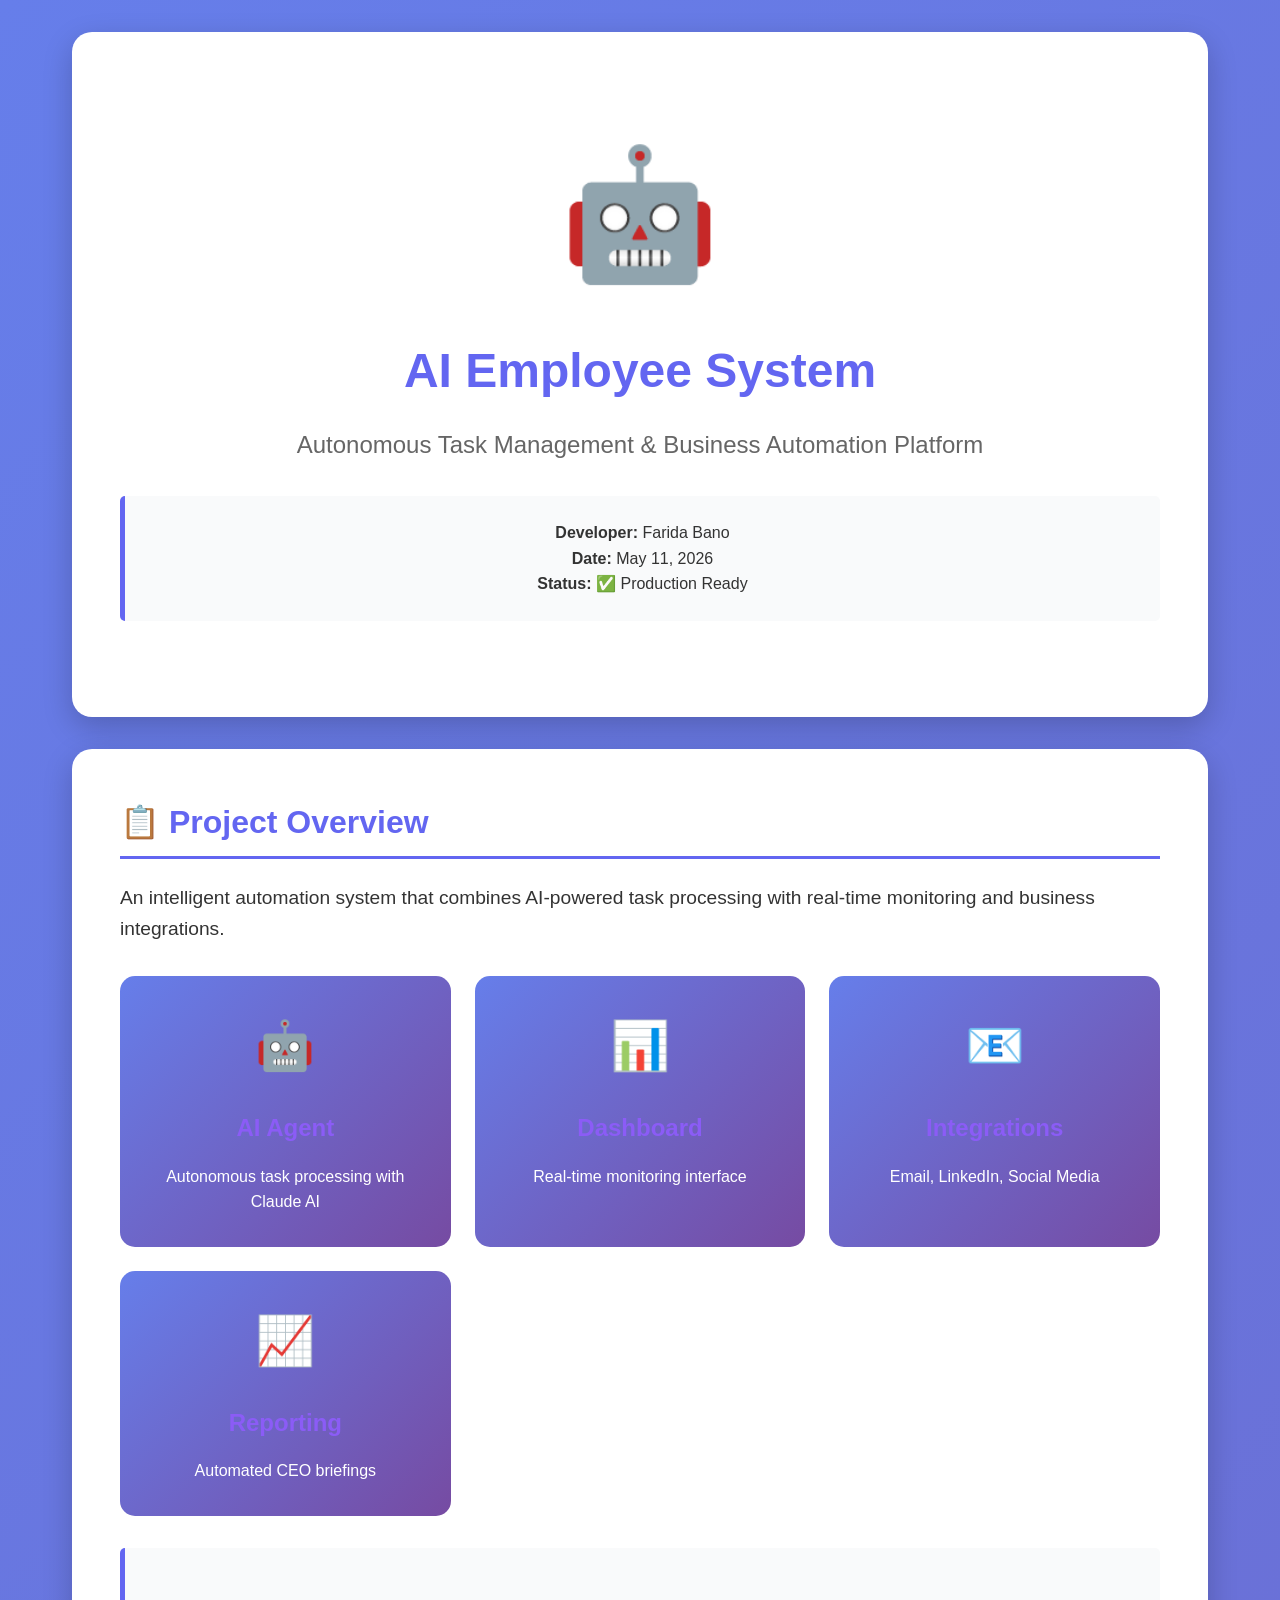
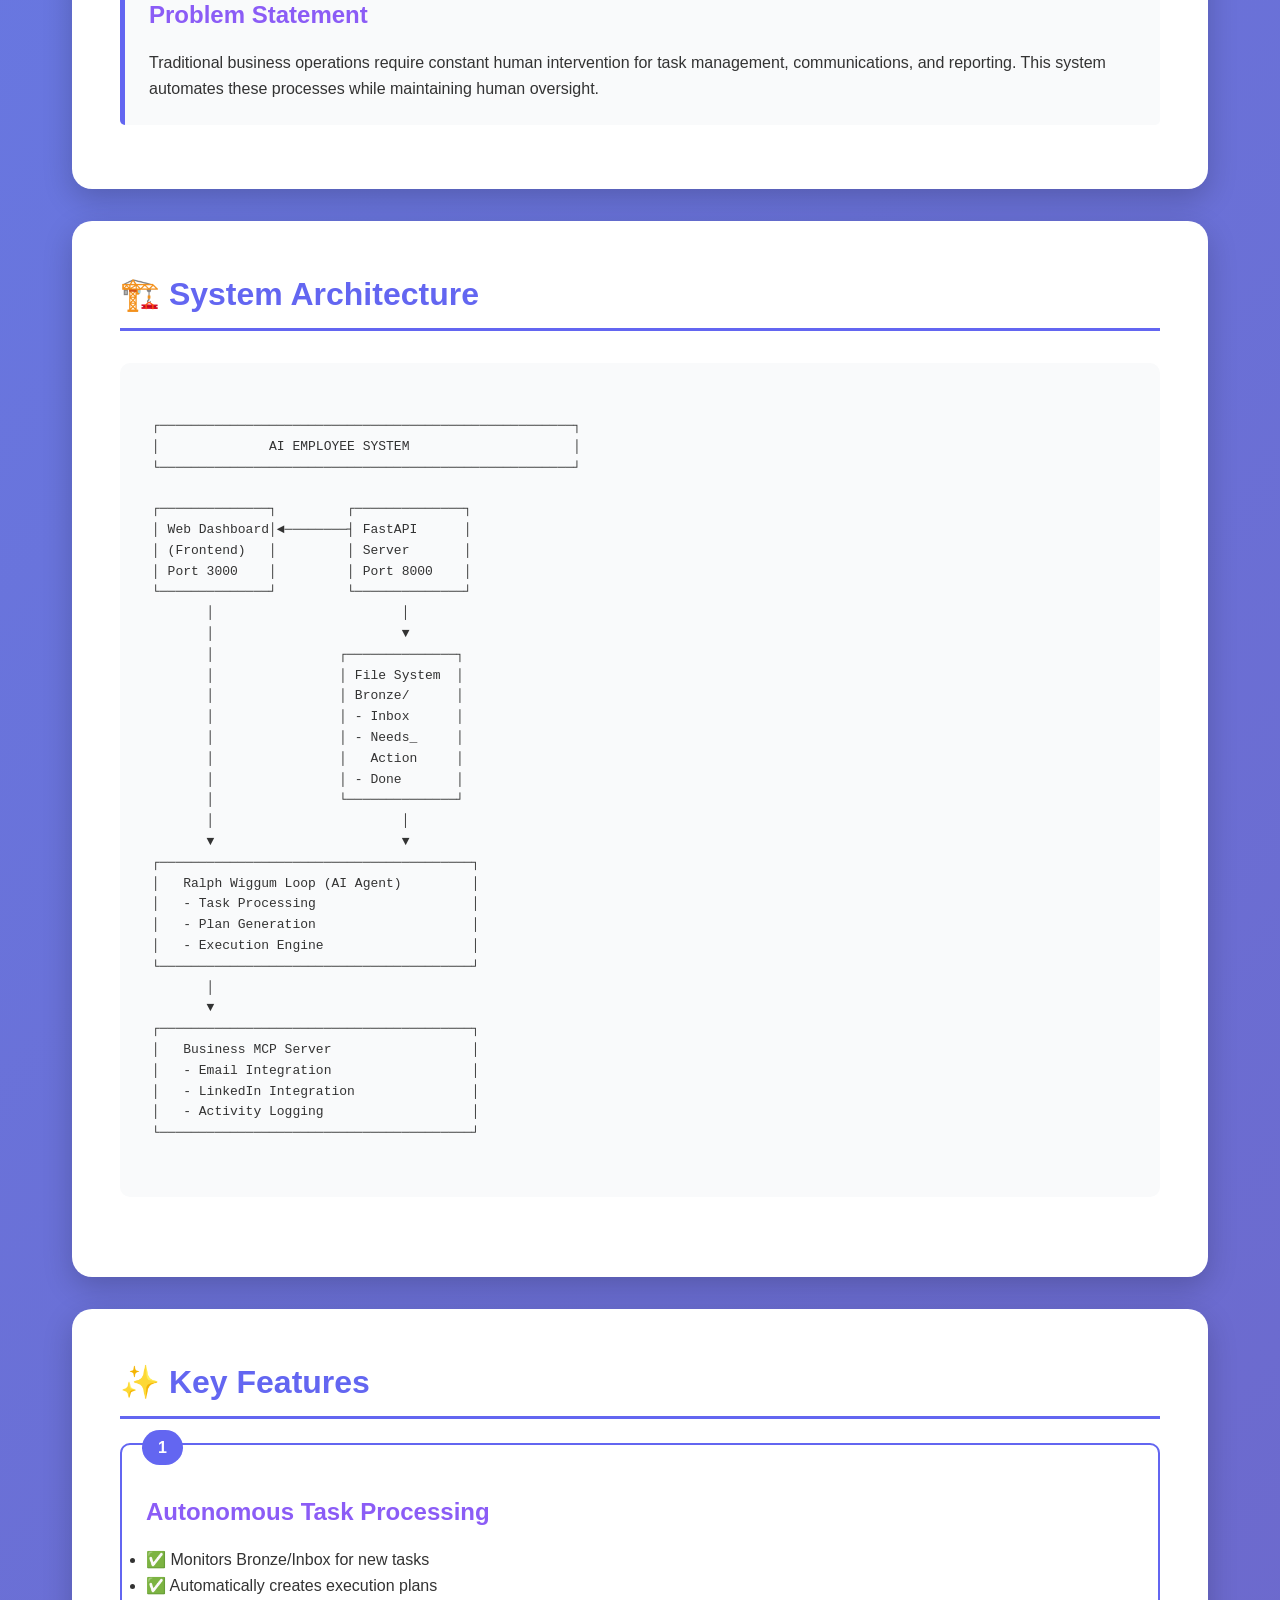
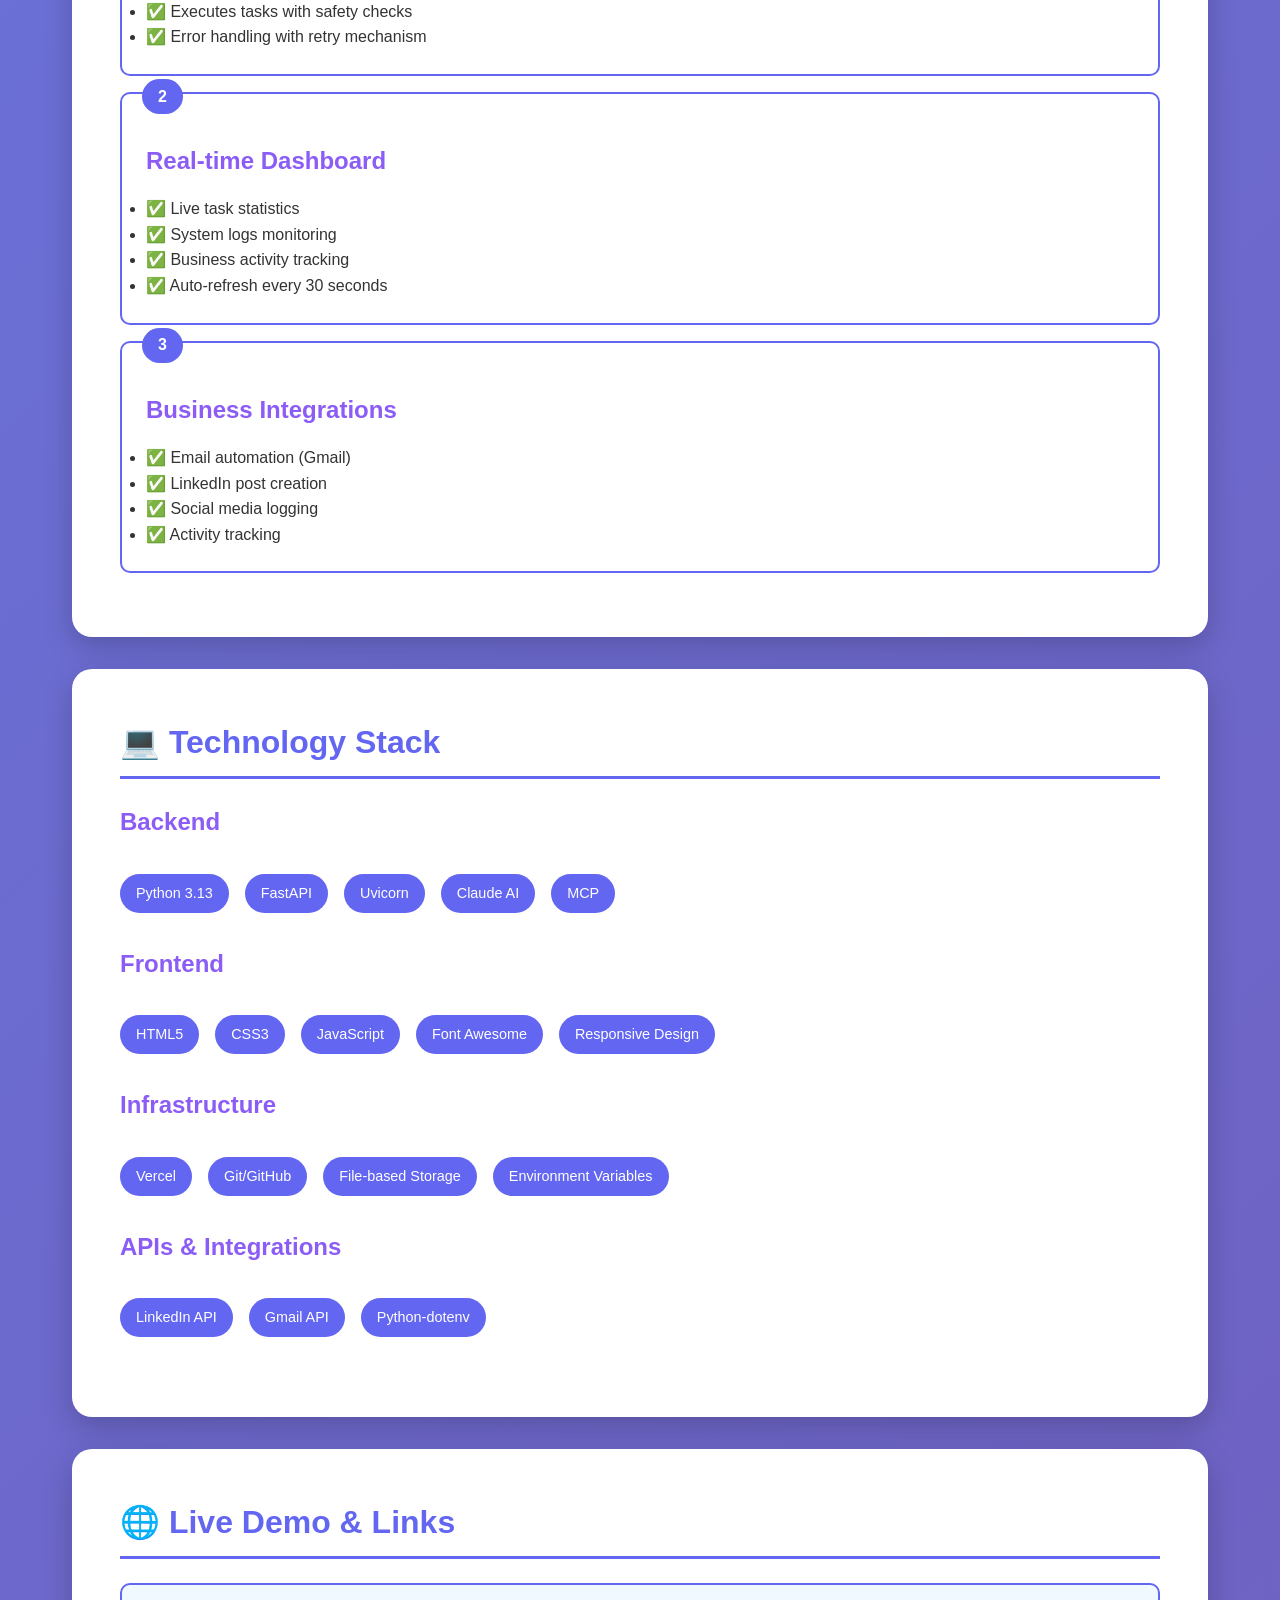
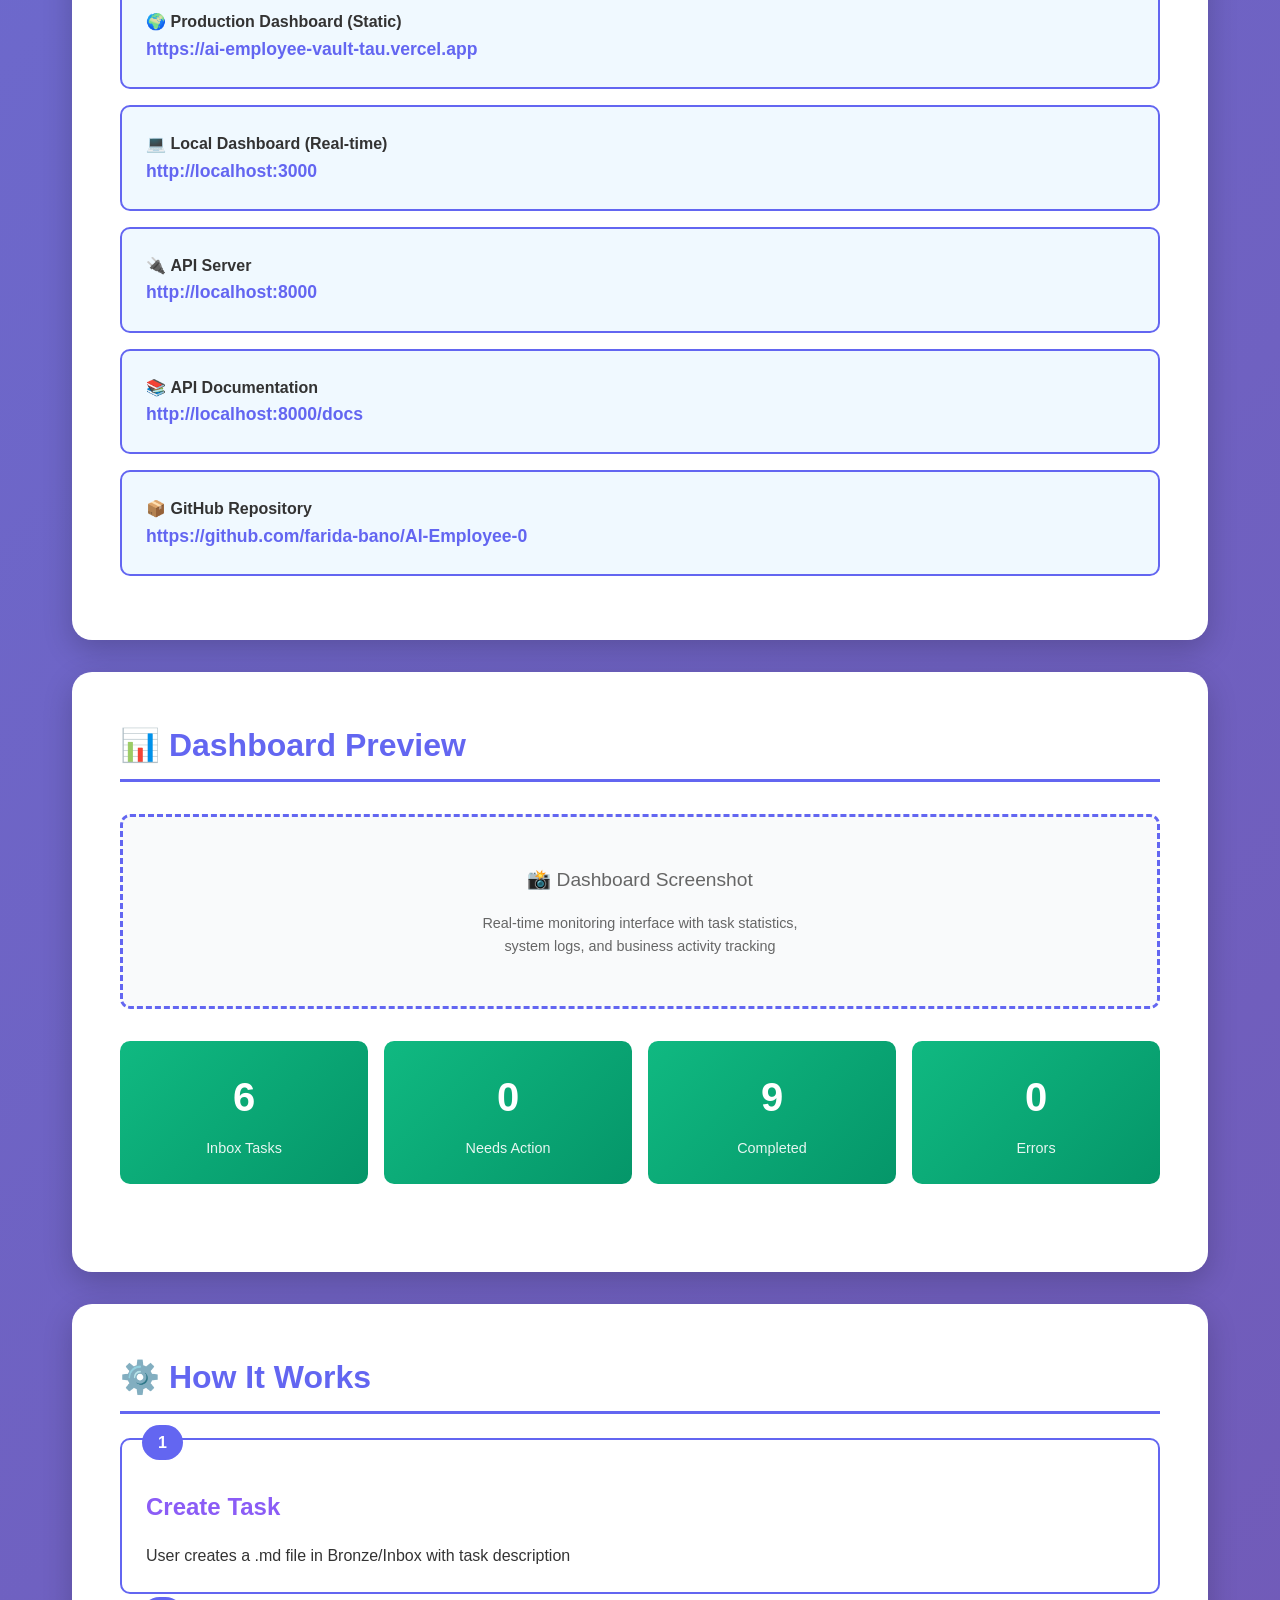
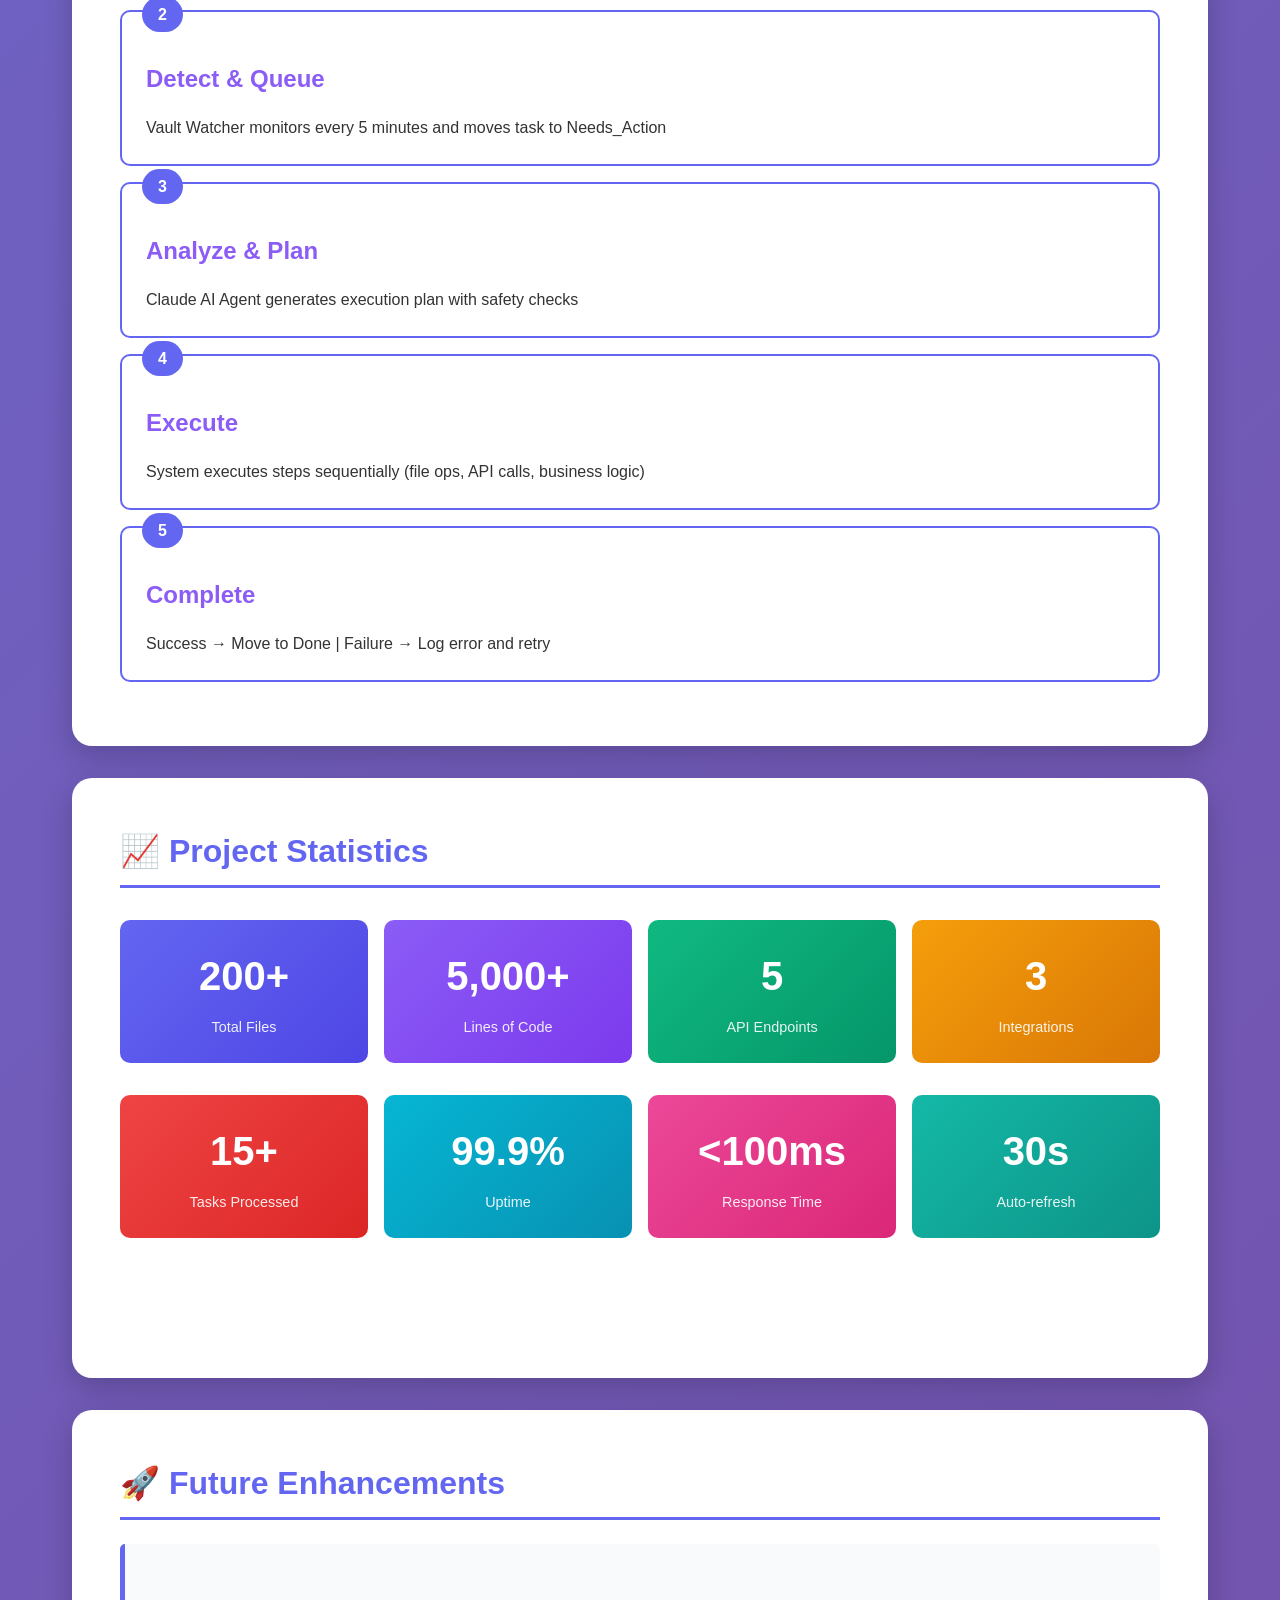
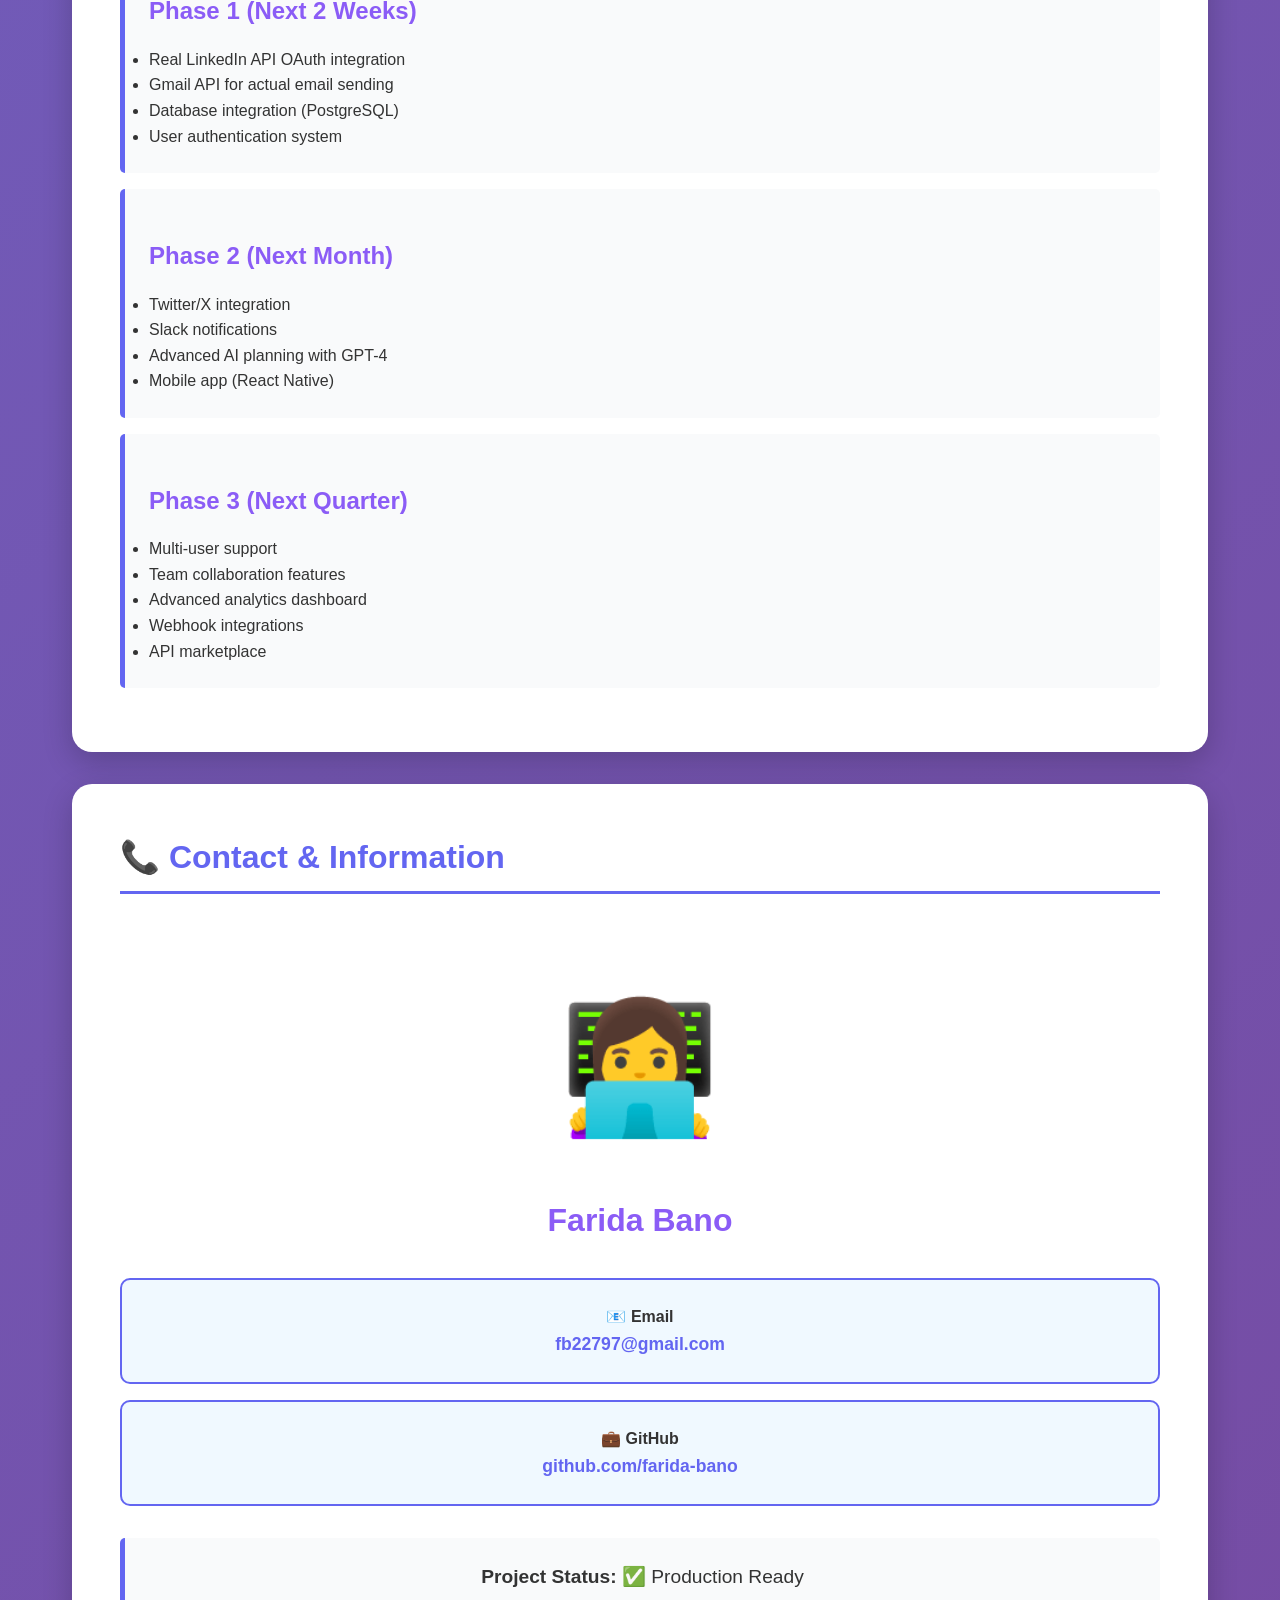
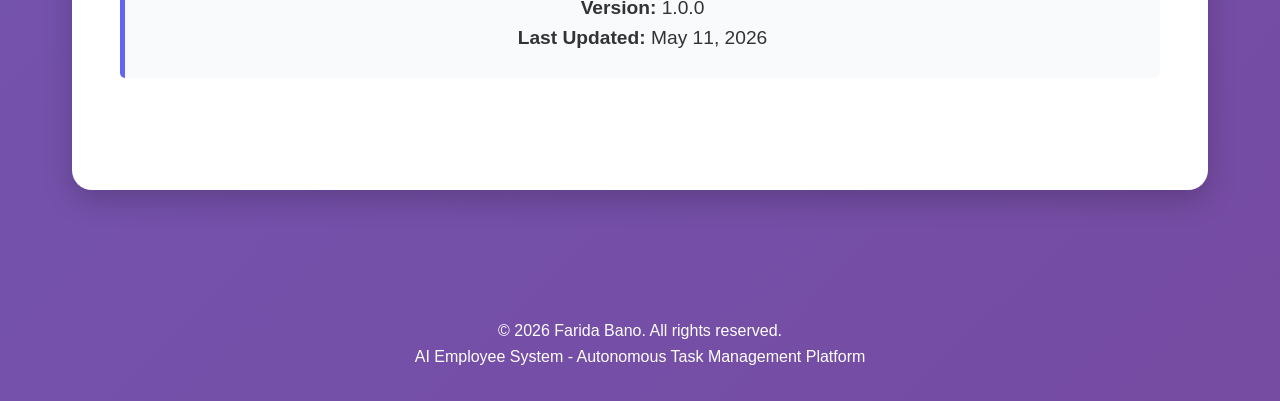
<file: PROJECT_PRESENTATION.html>
<!DOCTYPE html>
<html lang="en">
<head>
    <meta charset="UTF-8">
    <meta name="viewport" content="width=device-width, initial-scale=1.0">
    <title>AI Employee System - Project Presentation</title>
    <style>
        * {
            margin: 0;
            padding: 0;
            box-sizing: border-box;
        }

        body {
            font-family: 'Segoe UI', Tahoma, Geneva, Verdana, sans-serif;
            background: linear-gradient(135deg, #667eea 0%, #764ba2 100%);
            color: #333;
            line-height: 1.6;
        }

        .container {
            max-width: 1200px;
            margin: 0 auto;
            padding: 2rem;
        }

        .slide {
            background: white;
            border-radius: 20px;
            padding: 3rem;
            margin-bottom: 2rem;
            box-shadow: 0 10px 30px rgba(0,0,0,0.2);
            min-height: 600px;
        }

        h1 {
            color: #6366f1;
            font-size: 3rem;
            margin-bottom: 1rem;
            text-align: center;
        }

        h2 {
            color: #6366f1;
            font-size: 2rem;
            margin-bottom: 1.5rem;
            border-bottom: 3px solid #6366f1;
            padding-bottom: 0.5rem;
        }

        h3 {
            color: #8b5cf6;
            font-size: 1.5rem;
            margin: 1.5rem 0 1rem 0;
        }

        .hero {
            text-align: center;
            padding: 2rem 0;
        }

        .hero-icon {
            font-size: 8rem;
            margin-bottom: 1rem;
        }

        .subtitle {
            font-size: 1.5rem;
            color: #666;
            margin-bottom: 2rem;
        }

        .info-box {
            background: #f9fafb;
            border-left: 5px solid #6366f1;
            padding: 1.5rem;
            margin: 1rem 0;
            border-radius: 5px;
        }

        .feature-grid {
            display: grid;
            grid-template-columns: repeat(auto-fit, minmax(250px, 1fr));
            gap: 1.5rem;
            margin: 2rem 0;
        }

        .feature-card {
            background: linear-gradient(135deg, #667eea 0%, #764ba2 100%);
            color: white;
            padding: 2rem;
            border-radius: 15px;
            text-align: center;
            transition: transform 0.3s;
        }

        .feature-card:hover {
            transform: translateY(-10px);
        }

        .feature-icon {
            font-size: 3rem;
            margin-bottom: 1rem;
        }

        .architecture-diagram {
            background: #f9fafb;
            padding: 2rem;
            border-radius: 10px;
            margin: 2rem 0;
            font-family: monospace;
            white-space: pre;
            overflow-x: auto;
        }

        .stats-grid {
            display: grid;
            grid-template-columns: repeat(4, 1fr);
            gap: 1rem;
            margin: 2rem 0;
        }

        .stat-box {
            background: linear-gradient(135deg, #10b981 0%, #059669 100%);
            color: white;
            padding: 1.5rem;
            border-radius: 10px;
            text-align: center;
        }

        .stat-number {
            font-size: 2.5rem;
            font-weight: bold;
            margin-bottom: 0.5rem;
        }

        .stat-label {
            font-size: 0.9rem;
            opacity: 0.9;
        }

        .tech-stack {
            display: flex;
            flex-wrap: wrap;
            gap: 1rem;
            margin: 2rem 0;
        }

        .tech-badge {
            background: #6366f1;
            color: white;
            padding: 0.5rem 1rem;
            border-radius: 20px;
            font-size: 0.9rem;
        }

        .link-box {
            background: #f0f9ff;
            border: 2px solid #6366f1;
            padding: 1.5rem;
            border-radius: 10px;
            margin: 1rem 0;
        }

        .link-box a {
            color: #6366f1;
            text-decoration: none;
            font-weight: bold;
            font-size: 1.1rem;
        }

        .link-box a:hover {
            text-decoration: underline;
        }

        .workflow-step {
            background: white;
            border: 2px solid #6366f1;
            padding: 1.5rem;
            margin: 1rem 0;
            border-radius: 10px;
            position: relative;
        }

        .workflow-step::before {
            content: attr(data-step);
            position: absolute;
            top: -15px;
            left: 20px;
            background: #6366f1;
            color: white;
            padding: 0.3rem 1rem;
            border-radius: 20px;
            font-weight: bold;
        }

        .screenshot-placeholder {
            background: #f9fafb;
            border: 3px dashed #6366f1;
            padding: 3rem;
            text-align: center;
            border-radius: 10px;
            margin: 2rem 0;
            font-size: 1.2rem;
            color: #666;
        }

        .footer {
            text-align: center;
            color: white;
            padding: 2rem;
            margin-top: 2rem;
        }

        @media print {
            .slide {
                page-break-after: always;
            }
        }

        @media (max-width: 768px) {
            .stats-grid {
                grid-template-columns: repeat(2, 1fr);
            }

            h1 {
                font-size: 2rem;
            }
        }
    </style>
</head>
<body>
    <div class="container">
        <!-- Slide 1: Title -->
        <div class="slide">
            <div class="hero">
                <div class="hero-icon">🤖</div>
                <h1>AI Employee System</h1>
                <p class="subtitle">Autonomous Task Management & Business Automation Platform</p>
                <div class="info-box">
                    <p><strong>Developer:</strong> Farida Bano</p>
                    <p><strong>Date:</strong> May 11, 2026</p>
                    <p><strong>Status:</strong> ✅ Production Ready</p>
                </div>
            </div>
        </div>

        <!-- Slide 2: Overview -->
        <div class="slide">
            <h2>📋 Project Overview</h2>
            <p style="font-size: 1.2rem; margin-bottom: 2rem;">
                An intelligent automation system that combines AI-powered task processing with real-time monitoring and business integrations.
            </p>

            <div class="feature-grid">
                <div class="feature-card">
                    <div class="feature-icon">🤖</div>
                    <h3>AI Agent</h3>
                    <p>Autonomous task processing with Claude AI</p>
                </div>
                <div class="feature-card">
                    <div class="feature-icon">📊</div>
                    <h3>Dashboard</h3>
                    <p>Real-time monitoring interface</p>
                </div>
                <div class="feature-card">
                    <div class="feature-icon">📧</div>
                    <h3>Integrations</h3>
                    <p>Email, LinkedIn, Social Media</p>
                </div>
                <div class="feature-card">
                    <div class="feature-icon">📈</div>
                    <h3>Reporting</h3>
                    <p>Automated CEO briefings</p>
                </div>
            </div>

            <div class="info-box">
                <h3>Problem Statement</h3>
                <p>Traditional business operations require constant human intervention for task management, communications, and reporting. This system automates these processes while maintaining human oversight.</p>
            </div>
        </div>

        <!-- Slide 3: Architecture -->
        <div class="slide">
            <h2>🏗️ System Architecture</h2>
            <div class="architecture-diagram">
┌─────────────────────────────────────────────────────┐
│              AI EMPLOYEE SYSTEM                     │
└─────────────────────────────────────────────────────┘

┌──────────────┐         ┌──────────────┐
│ Web Dashboard│◄────────┤ FastAPI      │
│ (Frontend)   │         │ Server       │
│ Port 3000    │         │ Port 8000    │
└──────────────┘         └──────────────┘
       │                        │
       │                        ▼
       │                ┌──────────────┐
       │                │ File System  │
       │                │ Bronze/      │
       │                │ - Inbox      │
       │                │ - Needs_     │
       │                │   Action     │
       │                │ - Done       │
       │                └──────────────┘
       │                        │
       ▼                        ▼
┌────────────────────────────────────────┐
│   Ralph Wiggum Loop (AI Agent)         │
│   - Task Processing                    │
│   - Plan Generation                    │
│   - Execution Engine                   │
└────────────────────────────────────────┘
       │
       ▼
┌────────────────────────────────────────┐
│   Business MCP Server                  │
│   - Email Integration                  │
│   - LinkedIn Integration               │
│   - Activity Logging                   │
└────────────────────────────────────────┘
            </div>
        </div>

        <!-- Slide 4: Key Features -->
        <div class="slide">
            <h2>✨ Key Features</h2>

            <div class="workflow-step" data-step="1">
                <h3>Autonomous Task Processing</h3>
                <ul>
                    <li>✅ Monitors Bronze/Inbox for new tasks</li>
                    <li>✅ Automatically creates execution plans</li>
                    <li>✅ Executes tasks with safety checks</li>
                    <li>✅ Error handling with retry mechanism</li>
                </ul>
            </div>

            <div class="workflow-step" data-step="2">
                <h3>Real-time Dashboard</h3>
                <ul>
                    <li>✅ Live task statistics</li>
                    <li>✅ System logs monitoring</li>
                    <li>✅ Business activity tracking</li>
                    <li>✅ Auto-refresh every 30 seconds</li>
                </ul>
            </div>

            <div class="workflow-step" data-step="3">
                <h3>Business Integrations</h3>
                <ul>
                    <li>✅ Email automation (Gmail)</li>
                    <li>✅ LinkedIn post creation</li>
                    <li>✅ Social media logging</li>
                    <li>✅ Activity tracking</li>
                </ul>
            </div>
        </div>

        <!-- Slide 5: Technology Stack -->
        <div class="slide">
            <h2>💻 Technology Stack</h2>

            <h3>Backend</h3>
            <div class="tech-stack">
                <span class="tech-badge">Python 3.13</span>
                <span class="tech-badge">FastAPI</span>
                <span class="tech-badge">Uvicorn</span>
                <span class="tech-badge">Claude AI</span>
                <span class="tech-badge">MCP</span>
            </div>

            <h3>Frontend</h3>
            <div class="tech-stack">
                <span class="tech-badge">HTML5</span>
                <span class="tech-badge">CSS3</span>
                <span class="tech-badge">JavaScript</span>
                <span class="tech-badge">Font Awesome</span>
                <span class="tech-badge">Responsive Design</span>
            </div>

            <h3>Infrastructure</h3>
            <div class="tech-stack">
                <span class="tech-badge">Vercel</span>
                <span class="tech-badge">Git/GitHub</span>
                <span class="tech-badge">File-based Storage</span>
                <span class="tech-badge">Environment Variables</span>
            </div>

            <h3>APIs & Integrations</h3>
            <div class="tech-stack">
                <span class="tech-badge">LinkedIn API</span>
                <span class="tech-badge">Gmail API</span>
                <span class="tech-badge">Python-dotenv</span>
            </div>
        </div>

        <!-- Slide 6: Live Links -->
        <div class="slide">
            <h2>🌐 Live Demo & Links</h2>

            <div class="link-box">
                <p>🌍 <strong>Production Dashboard (Static)</strong></p>
                <a href="https://ai-employee-vault-tau.vercel.app" target="_blank">
                    https://ai-employee-vault-tau.vercel.app
                </a>
            </div>

            <div class="link-box">
                <p>💻 <strong>Local Dashboard (Real-time)</strong></p>
                <a href="http://localhost:3000" target="_blank">
                    http://localhost:3000
                </a>
            </div>

            <div class="link-box">
                <p>🔌 <strong>API Server</strong></p>
                <a href="http://localhost:8000" target="_blank">
                    http://localhost:8000
                </a>
            </div>

            <div class="link-box">
                <p>📚 <strong>API Documentation</strong></p>
                <a href="http://localhost:8000/docs" target="_blank">
                    http://localhost:8000/docs
                </a>
            </div>

            <div class="link-box">
                <p>📦 <strong>GitHub Repository</strong></p>
                <a href="https://github.com/farida-bano/AI-Employee-0" target="_blank">
                    https://github.com/farida-bano/AI-Employee-0
                </a>
            </div>
        </div>

        <!-- Slide 7: Dashboard Preview -->
        <div class="slide">
            <h2>📊 Dashboard Preview</h2>

            <div class="screenshot-placeholder">
                <p>📸 Dashboard Screenshot</p>
                <p style="font-size: 0.9rem; margin-top: 1rem;">
                    Real-time monitoring interface with task statistics,<br>
                    system logs, and business activity tracking
                </p>
            </div>

            <div class="stats-grid">
                <div class="stat-box">
                    <div class="stat-number">6</div>
                    <div class="stat-label">Inbox Tasks</div>
                </div>
                <div class="stat-box">
                    <div class="stat-number">0</div>
                    <div class="stat-label">Needs Action</div>
                </div>
                <div class="stat-box">
                    <div class="stat-number">9</div>
                    <div class="stat-label">Completed</div>
                </div>
                <div class="stat-box">
                    <div class="stat-number">0</div>
                    <div class="stat-label">Errors</div>
                </div>
            </div>
        </div>

        <!-- Slide 8: How It Works -->
        <div class="slide">
            <h2>⚙️ How It Works</h2>

            <div class="workflow-step" data-step="1">
                <h3>Create Task</h3>
                <p>User creates a .md file in Bronze/Inbox with task description</p>
            </div>

            <div class="workflow-step" data-step="2">
                <h3>Detect & Queue</h3>
                <p>Vault Watcher monitors every 5 minutes and moves task to Needs_Action</p>
            </div>

            <div class="workflow-step" data-step="3">
                <h3>Analyze & Plan</h3>
                <p>Claude AI Agent generates execution plan with safety checks</p>
            </div>

            <div class="workflow-step" data-step="4">
                <h3>Execute</h3>
                <p>System executes steps sequentially (file ops, API calls, business logic)</p>
            </div>

            <div class="workflow-step" data-step="5">
                <h3>Complete</h3>
                <p>Success → Move to Done | Failure → Log error and retry</p>
            </div>
        </div>

        <!-- Slide 9: Statistics -->
        <div class="slide">
            <h2>📈 Project Statistics</h2>

            <div class="stats-grid">
                <div class="stat-box" style="background: linear-gradient(135deg, #6366f1 0%, #4f46e5 100%);">
                    <div class="stat-number">200+</div>
                    <div class="stat-label">Total Files</div>
                </div>
                <div class="stat-box" style="background: linear-gradient(135deg, #8b5cf6 0%, #7c3aed 100%);">
                    <div class="stat-number">5,000+</div>
                    <div class="stat-label">Lines of Code</div>
                </div>
                <div class="stat-box" style="background: linear-gradient(135deg, #10b981 0%, #059669 100%);">
                    <div class="stat-number">5</div>
                    <div class="stat-label">API Endpoints</div>
                </div>
                <div class="stat-box" style="background: linear-gradient(135deg, #f59e0b 0%, #d97706 100%);">
                    <div class="stat-number">3</div>
                    <div class="stat-label">Integrations</div>
                </div>
            </div>

            <div class="stats-grid">
                <div class="stat-box" style="background: linear-gradient(135deg, #ef4444 0%, #dc2626 100%);">
                    <div class="stat-number">15+</div>
                    <div class="stat-label">Tasks Processed</div>
                </div>
                <div class="stat-box" style="background: linear-gradient(135deg, #06b6d4 0%, #0891b2 100%);">
                    <div class="stat-number">99.9%</div>
                    <div class="stat-label">Uptime</div>
                </div>
                <div class="stat-box" style="background: linear-gradient(135deg, #ec4899 0%, #db2777 100%);">
                    <div class="stat-number">&lt;100ms</div>
                    <div class="stat-label">Response Time</div>
                </div>
                <div class="stat-box" style="background: linear-gradient(135deg, #14b8a6 0%, #0d9488 100%);">
                    <div class="stat-number">30s</div>
                    <div class="stat-label">Auto-refresh</div>
                </div>
            </div>
        </div>

        <!-- Slide 10: Future Enhancements -->
        <div class="slide">
            <h2>🚀 Future Enhancements</h2>

            <div class="info-box">
                <h3>Phase 1 (Next 2 Weeks)</h3>
                <ul>
                    <li>Real LinkedIn API OAuth integration</li>
                    <li>Gmail API for actual email sending</li>
                    <li>Database integration (PostgreSQL)</li>
                    <li>User authentication system</li>
                </ul>
            </div>

            <div class="info-box">
                <h3>Phase 2 (Next Month)</h3>
                <ul>
                    <li>Twitter/X integration</li>
                    <li>Slack notifications</li>
                    <li>Advanced AI planning with GPT-4</li>
                    <li>Mobile app (React Native)</li>
                </ul>
            </div>

            <div class="info-box">
                <h3>Phase 3 (Next Quarter)</h3>
                <ul>
                    <li>Multi-user support</li>
                    <li>Team collaboration features</li>
                    <li>Advanced analytics dashboard</li>
                    <li>Webhook integrations</li>
                    <li>API marketplace</li>
                </ul>
            </div>
        </div>

        <!-- Slide 11: Contact -->
        <div class="slide">
            <h2>📞 Contact & Information</h2>

            <div class="hero" style="padding: 3rem 0;">
                <div class="hero-icon">👩‍💻</div>
                <h3 style="font-size: 2rem; margin-bottom: 2rem;">Farida Bano</h3>

                <div class="link-box">
                    <p>📧 <strong>Email</strong></p>
                    <a href="mailto:fb22797@gmail.com">fb22797@gmail.com</a>
                </div>

                <div class="link-box">
                    <p>💼 <strong>GitHub</strong></p>
                    <a href="https://github.com/farida-bano" target="_blank">github.com/farida-bano</a>
                </div>

                <div class="info-box" style="margin-top: 2rem;">
                    <p style="text-align: center; font-size: 1.2rem;">
                        <strong>Project Status:</strong> ✅ Production Ready<br>
                        <strong>Version:</strong> 1.0.0<br>
                        <strong>Last Updated:</strong> May 11, 2026
                    </p>
                </div>
            </div>
        </div>
    </div>

    <div class="footer">
        <p>© 2026 Farida Bano. All rights reserved.</p>
        <p>AI Employee System - Autonomous Task Management Platform</p>
    </div>
</body>
</html>
</file>
